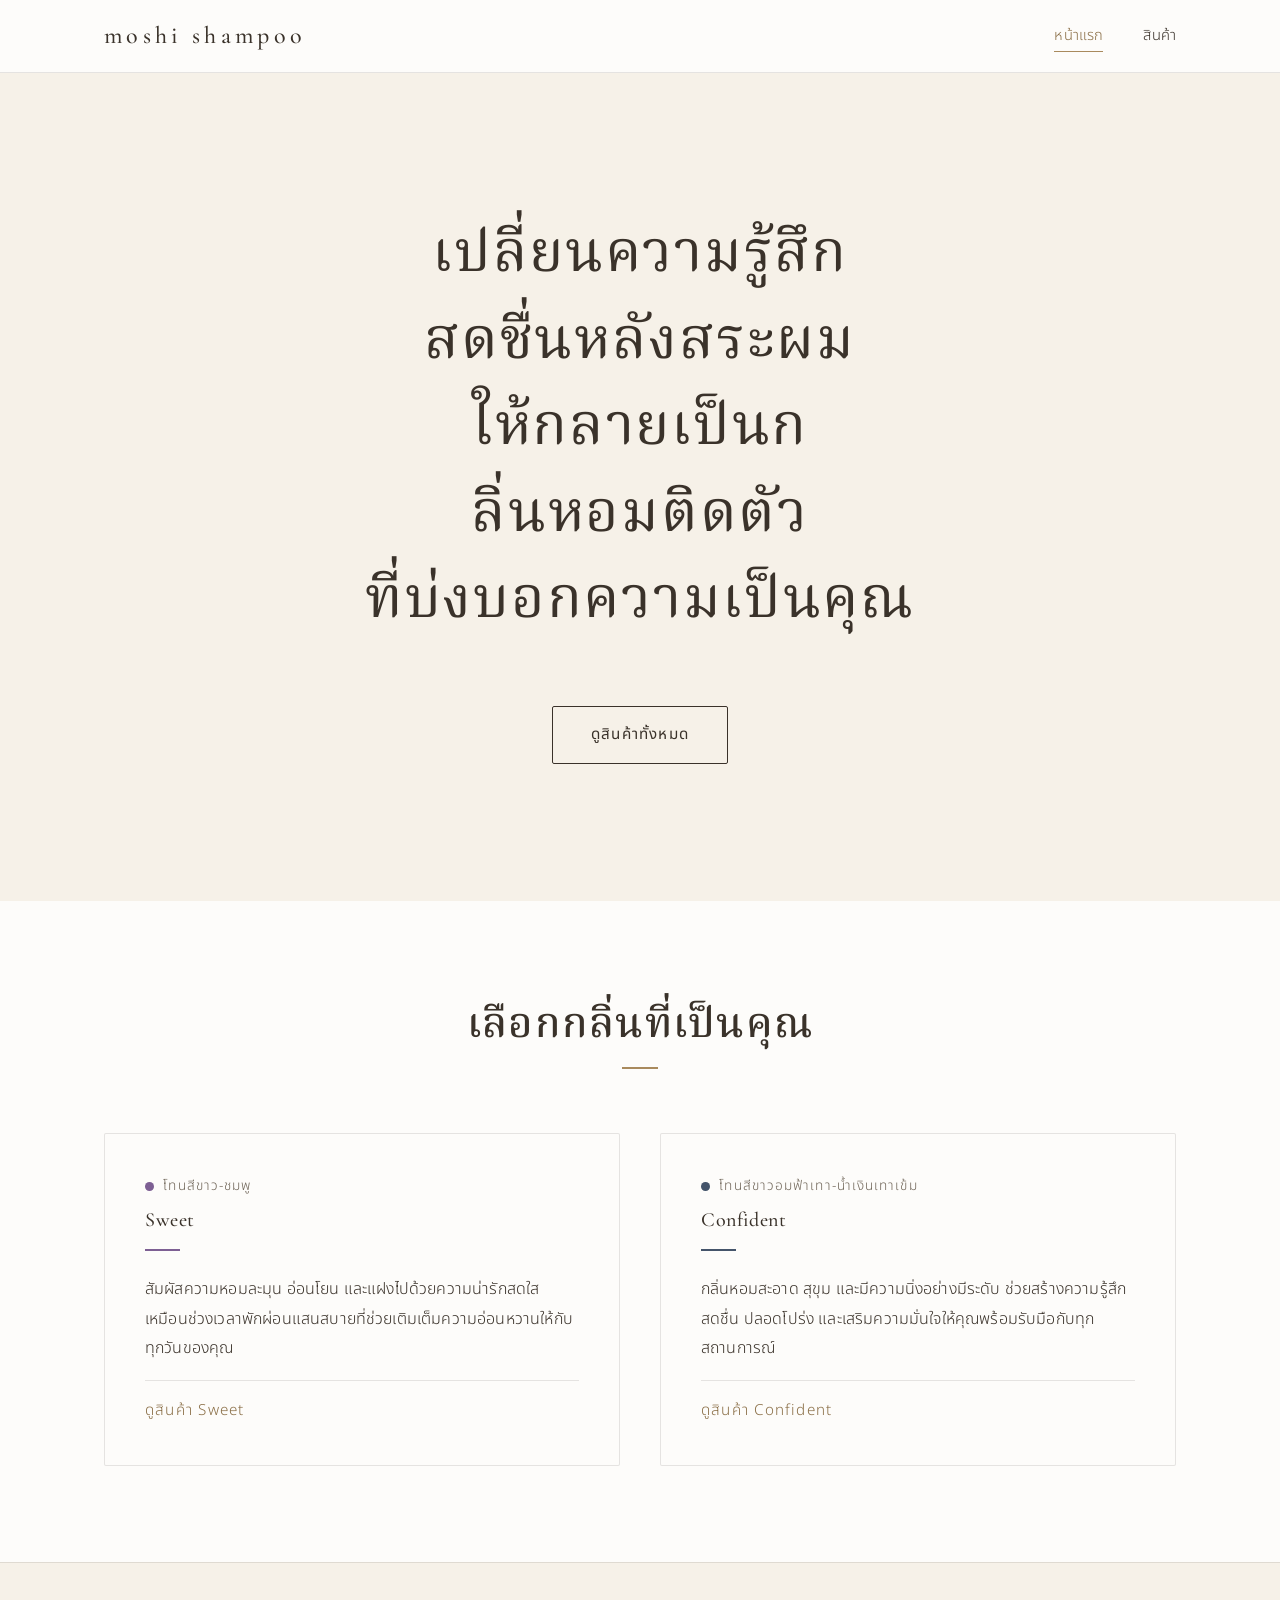
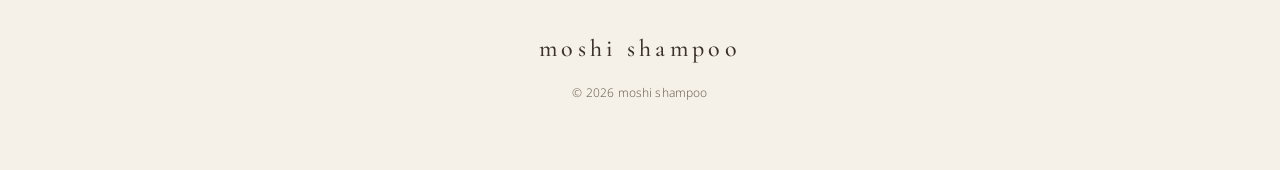
<file: index.html>
<!DOCTYPE html>
<html lang="th">
<head>
  <meta charset="UTF-8">
  <meta name="viewport" content="width=device-width, initial-scale=1">
  <title>moshi shampoo — แชมพูสระผมกลิ่นหอมติดตัว</title>
  <meta name="description" content="เปลี่ยนความรู้สึกสดชื่นหลังสระผม ให้กลายเป็นกลิ่นหอมติดตัวที่บ่งบอกความเป็นคุณ">
  <link rel="stylesheet" href="style.css">
  <style>
    /* เฉพาะหน้าแรก */
    .hero--full {
      display: flex;
      align-items: center;
      min-height: calc(100vh - 4.5rem);
      min-height: calc(100svh - 4.5rem);
      padding: var(--space-6) 0;
    }

    .hero--full h1 {
      max-width: 24ch;
      margin: 0 auto var(--space-4);
      font-size: clamp(2rem, 5vw, 3.6rem);
      line-height: 1.5;
      text-wrap: balance;
    }

    .hero-line {
      display: block;
    }

    .mood-card .product-card__body {
      padding: var(--space-4);
    }

    .mood-card__cta {
      color: var(--accent-deep);
      font-size: 0.95rem;
      letter-spacing: 0.08em;
    }
  </style>
</head>
<body>

  <header class="site-header">
    <div class="container">
      <a class="brand" href="index.html">moshi shampoo</a>
      <nav aria-label="เมนูหลัก">
        <ul class="nav">
          <li><a href="index.html" aria-current="page">หน้าแรก</a></li>
          <li><a href="product.html">สินค้า</a></li>
        </ul>
      </nav>
    </div>
  </header>

  <main>

    <section class="hero hero--full">
      <div class="container">
        <h1>
          <span class="hero-line">เปลี่ยนความรู้สึกสดชื่นหลังสระผม</span>
          <span class="hero-line">ให้กลายเป็นกลิ่นหอมติดตัว</span>
          <span class="hero-line">ที่บ่งบอกความเป็นคุณ</span>
        </h1>
        <a class="btn" href="product.html">ดูสินค้าทั้งหมด</a>
      </div>
    </section>

    <section class="section" id="moods" aria-labelledby="moods-title">
      <div class="container">
        <div class="section-head center">
          <h2 id="moods-title">เลือกกลิ่นที่เป็นคุณ</h2>
          <span class="mood-rule"></span>
        </div>

        <div class="grid grid--2">

          <a class="product-card mood-card mood-sweet" href="product.html?mood=sweet">
            <div class="product-card__body">
              <div class="product-card__mood">
                <span class="mood-dot"></span>โทนสีขาว-ชมพู
              </div>
              <h3 class="product-card__name">Sweet</h3>
              <span class="mood-rule"></span>
              <p>สัมผัสความหอมละมุน อ่อนโยน และแฝงไปด้วยความน่ารักสดใส เหมือนช่วงเวลาพักผ่อนแสนสบายที่ช่วยเติมเต็มความอ่อนหวานให้กับทุกวันของคุณ</p>
              <div class="product-card__footer">
                <span class="mood-card__cta">ดูสินค้า Sweet</span>
              </div>
            </div>
          </a>

          <a class="product-card mood-card mood-confident" href="product.html?mood=confident">
            <div class="product-card__body">
              <div class="product-card__mood">
                <span class="mood-dot"></span>โทนสีขาวอมฟ้าเทา-น้ำเงินเทาเข้ม
              </div>
              <h3 class="product-card__name">Confident</h3>
              <span class="mood-rule"></span>
              <p>กลิ่นหอมสะอาด สุขุม และมีความนิ่งอย่างมีระดับ ช่วยสร้างความรู้สึกสดชื่น ปลอดโปร่ง และเสริมความมั่นใจให้คุณพร้อมรับมือกับทุกสถานการณ์</p>
              <div class="product-card__footer">
                <span class="mood-card__cta">ดูสินค้า Confident</span>
              </div>
            </div>
          </a>

        </div>
      </div>
    </section>

  </main>

  <footer class="site-footer">
    <div class="container">
      <span class="brand">moshi shampoo</span>
      <small>© 2026 moshi shampoo</small>
    </div>
  </footer>

  <script src="script.js"></script>
</body>
</html>
</file>
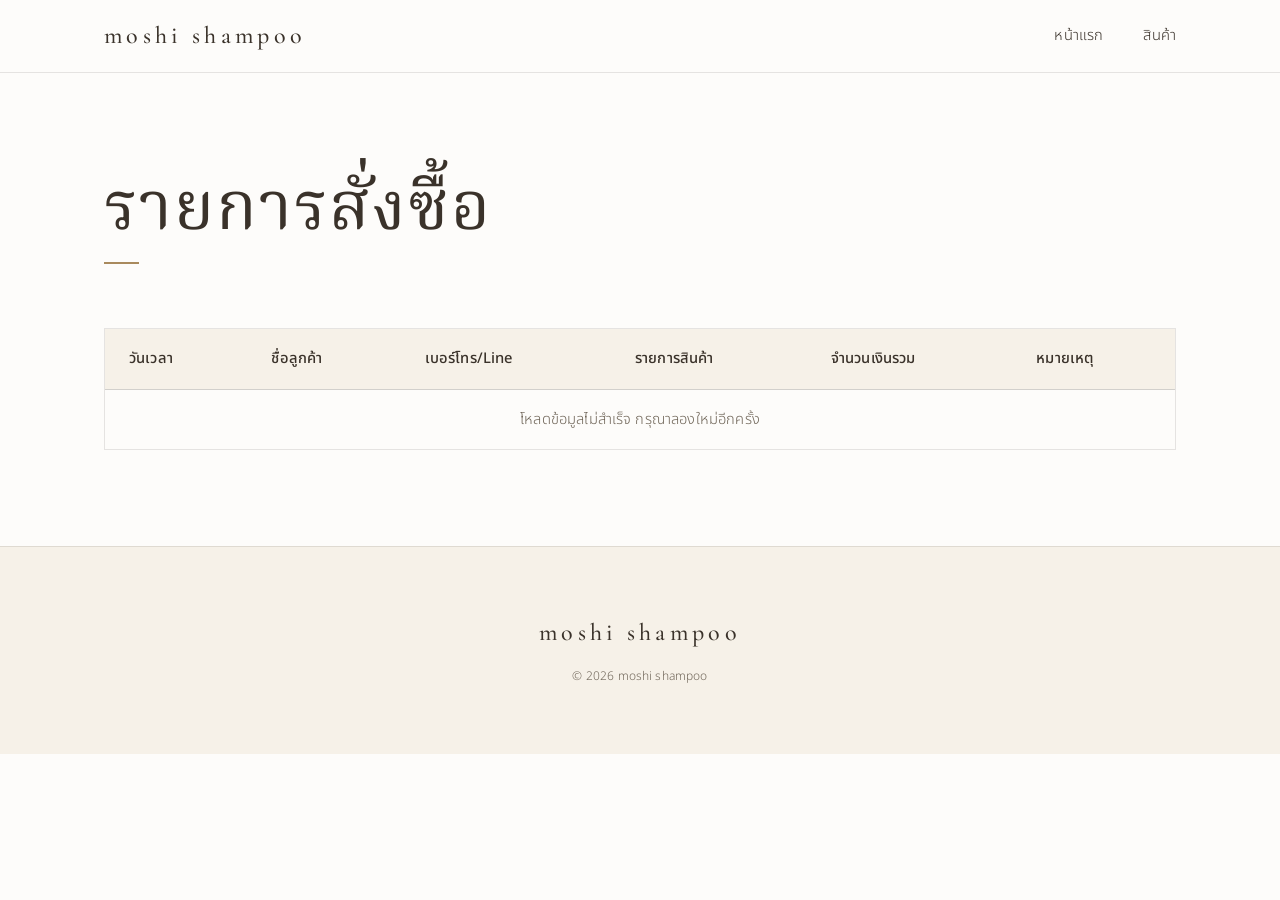
<file: admin.html>
<!DOCTYPE html>
<html lang="th">
<head>
  <meta charset="UTF-8">
  <meta name="viewport" content="width=device-width, initial-scale=1">
  <title>รายการสั่งซื้อ — moshi shampoo</title>
  <meta name="robots" content="noindex, nofollow">
  <link rel="stylesheet" href="style.css">
  <style>
    /* เฉพาะหน้า admin */
    .table-wrap {
      overflow-x: auto;
      border: var(--line-soft);
    }

    #ordersTable {
      width: 100%;
      min-width: 820px;
      border-collapse: collapse;
      font-size: 0.92rem;
    }

    #ordersTable th,
    #ordersTable td {
      padding: var(--space-2) var(--space-3);
      text-align: left;
      vertical-align: top;
      border-bottom: var(--line-soft);
    }

    #ordersTable thead th {
      border-bottom: var(--line);
      background: var(--cream);
      font-weight: 500;
      white-space: nowrap;
    }

    #ordersTable tbody tr:last-child td {
      border-bottom: 0;
    }

    #ordersTable tbody td:first-child {
      white-space: nowrap;
    }

    @media (max-width: 640px) {
      #ordersTable th,
      #ordersTable td {
        padding: var(--space-1) var(--space-2);
      }
    }
  </style>
</head>
<body>

  <header class="site-header">
    <div class="container">
      <a class="brand" href="index.html">moshi shampoo</a>
      <nav aria-label="เมนูหลัก">
        <ul class="nav">
          <li><a href="index.html">หน้าแรก</a></li>
          <li><a href="product.html">สินค้า</a></li>
        </ul>
      </nav>
    </div>
  </header>

  <main>
    <section class="section">
      <div class="container">

        <div class="section-head">
          <h1>รายการสั่งซื้อ</h1>
          <span class="mood-rule"></span>
        </div>

        <div class="table-wrap">
          <table id="ordersTable">
            <thead>
              <tr>
                <th scope="col">วันเวลา</th>
                <th scope="col">ชื่อลูกค้า</th>
                <th scope="col">เบอร์โทร/Line</th>
                <th scope="col">รายการสินค้า</th>
                <th scope="col">จำนวนเงินรวม</th>
                <th scope="col">หมายเหตุ</th>
              </tr>
            </thead>
            <tbody></tbody>
          </table>
        </div>

      </div>
    </section>
  </main>

  <footer class="site-footer">
    <div class="container">
      <span class="brand">moshi shampoo</span>
      <small>© 2026 moshi shampoo</small>
    </div>
  </footer>

  <script src="script.js"></script>
</body>
</html>
</file>
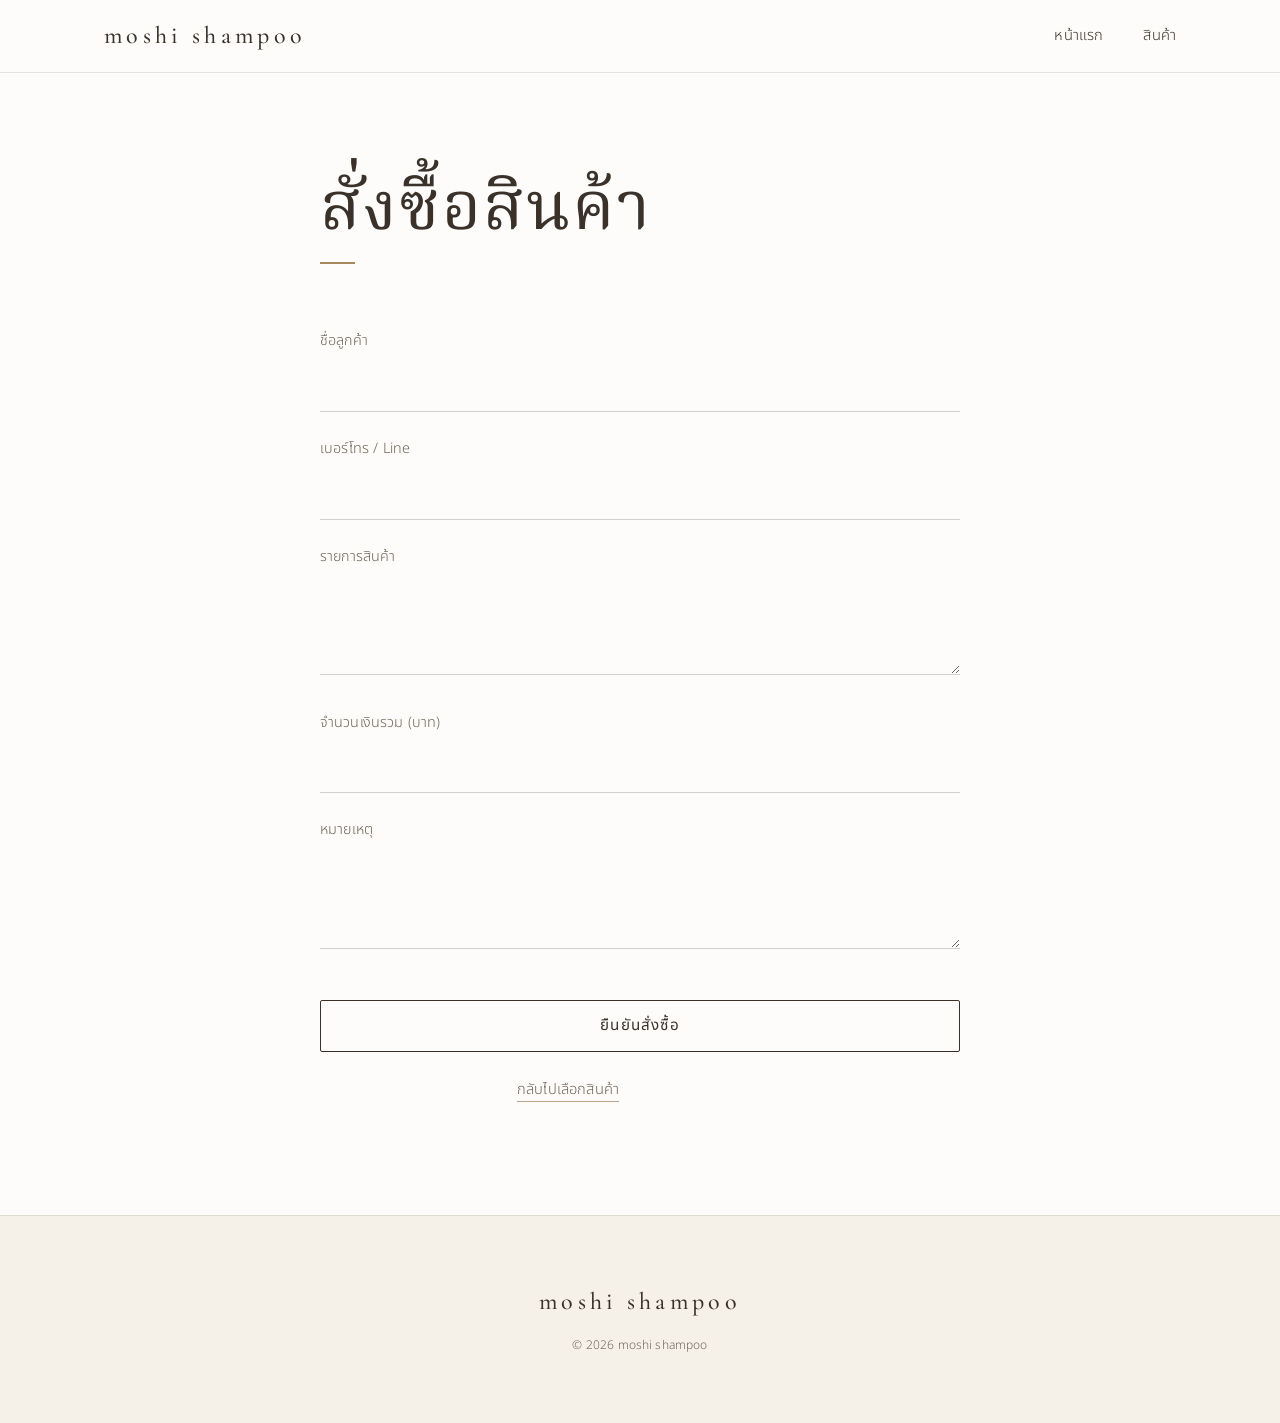
<file: order.html>
<!DOCTYPE html>
<html lang="th">
<head>
  <meta charset="UTF-8">
  <meta name="viewport" content="width=device-width, initial-scale=1">
  <title>สั่งซื้อสินค้า — moshi shampoo</title>
  <link rel="stylesheet" href="style.css">
  <style>
    /* เฉพาะหน้าสั่งซื้อ */
    .form-narrow {
      max-width: 640px;
      margin: 0 auto;
    }

    .form-actions {
      margin-top: var(--space-4);
    }

    .form-back {
      margin-top: var(--space-3);
      text-align: center;
      font-size: 0.92rem;
    }

    .form-back a {
      color: var(--ink-soft);
      border-bottom: 1px solid var(--beige-deep);
    }

    .form-back a:hover {
      color: var(--accent-deep);
      border-bottom-color: var(--accent);
    }
  </style>
</head>
<body>

  <header class="site-header">
    <div class="container">
      <a class="brand" href="index.html">moshi shampoo</a>
      <nav aria-label="เมนูหลัก">
        <ul class="nav">
          <li><a href="index.html">หน้าแรก</a></li>
          <li><a href="product.html">สินค้า</a></li>
        </ul>
      </nav>
    </div>
  </header>

  <main>
    <section class="section">
      <div class="container">
        <div class="form-narrow">

          <div class="section-head">
            <h1>สั่งซื้อสินค้า</h1>
            <span class="mood-rule"></span>
          </div>

          <form id="orderForm">

            <div class="form-field">
              <label for="customerName">ชื่อลูกค้า</label>
              <input type="text" id="customerName" name="customerName" autocomplete="name" required>
            </div>

            <div class="form-field">
              <label for="contact">เบอร์โทร / Line</label>
              <input type="text" id="contact" name="contact" autocomplete="off" required>
            </div>

            <div class="form-field">
              <label for="items">รายการสินค้า</label>
              <textarea id="items" name="items" rows="3" required></textarea>
            </div>

            <div class="form-field">
              <label for="total">จำนวนเงินรวม (บาท)</label>
              <input type="text" id="total" name="total" inputmode="decimal" required>
            </div>

            <div class="form-field">
              <label for="note">หมายเหตุ</label>
              <textarea id="note" name="note" rows="3"></textarea>
            </div>

            <div class="form-actions">
              <button type="submit" class="btn btn--block">ยืนยันสั่งซื้อ</button>
            </div>

          </form>

          <p class="form-back"><a href="product.html">กลับไปเลือกสินค้า</a></p>

        </div>
      </div>
    </section>
  </main>

  <footer class="site-footer">
    <div class="container">
      <span class="brand">moshi shampoo</span>
      <small>© 2026 moshi shampoo</small>
    </div>
  </footer>

  <script src="script.js"></script>
</body>
</html>
</file>
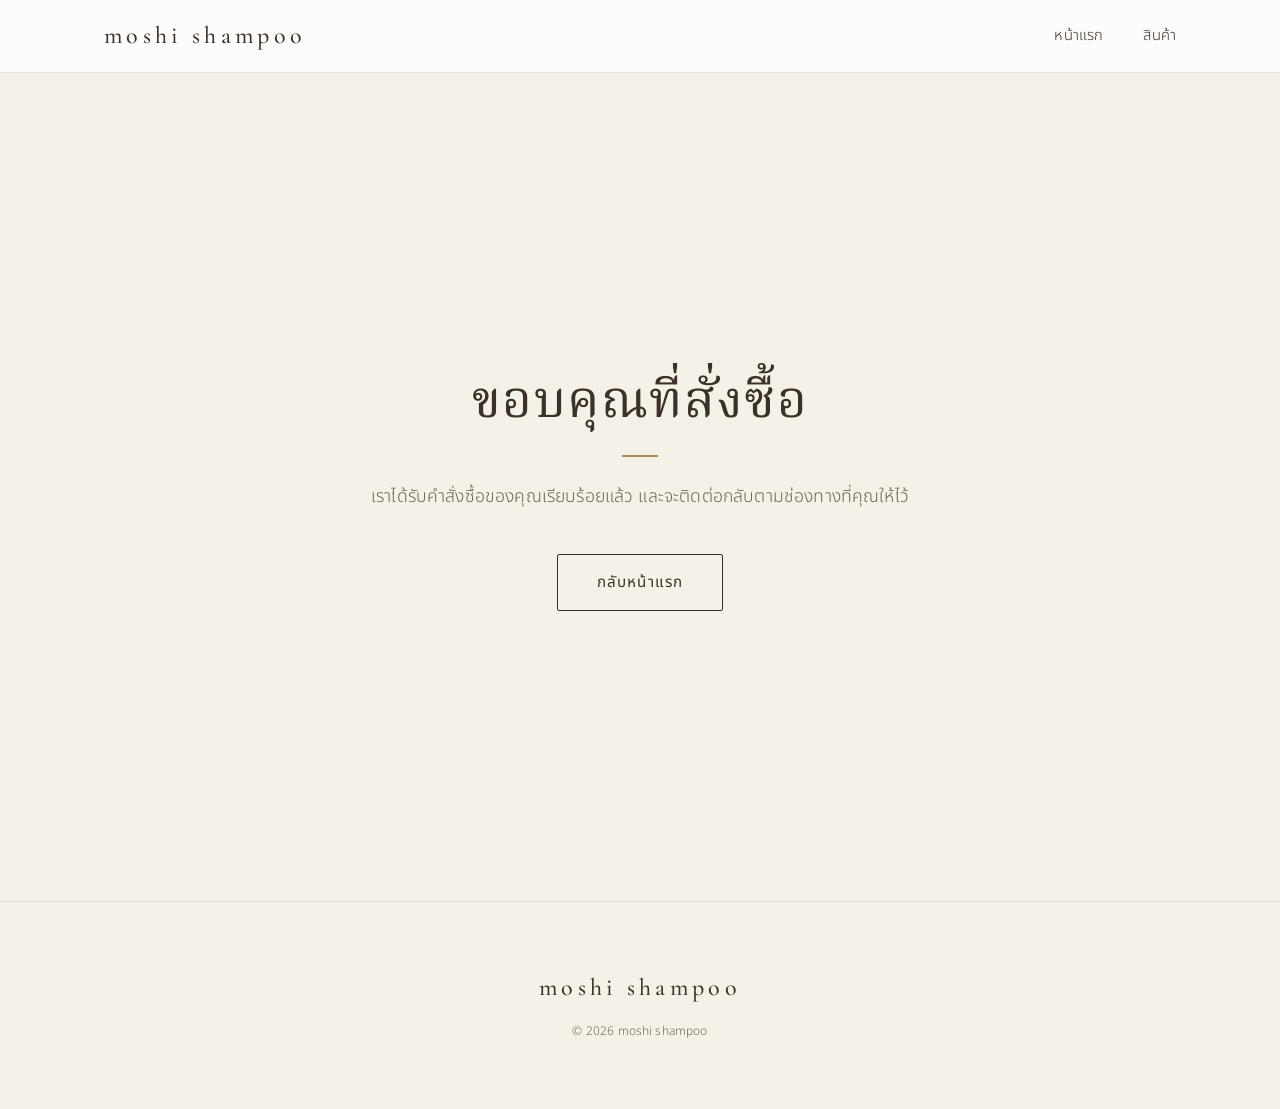
<file: thankyou.html>
<!DOCTYPE html>
<html lang="th">
<head>
  <meta charset="UTF-8">
  <meta name="viewport" content="width=device-width, initial-scale=1">
  <title>ขอบคุณที่สั่งซื้อ — moshi shampoo</title>
  <meta name="robots" content="noindex">
  <link rel="stylesheet" href="style.css">
  <style>
    /* เฉพาะหน้าขอบคุณ */
    .thanks {
      display: flex;
      align-items: center;
      min-height: calc(100vh - 4.5rem);
      min-height: calc(100svh - 4.5rem);
      padding: var(--space-6) 0;
    }

    .thanks h1 {
      font-size: clamp(2rem, 5vw, 3.2rem);
      line-height: 1.5;
    }

    .thanks .container {
      width: 100%;
    }
  </style>
</head>
<body>

  <header class="site-header">
    <div class="container">
      <a class="brand" href="index.html">moshi shampoo</a>
      <nav aria-label="เมนูหลัก">
        <ul class="nav">
          <li><a href="index.html">หน้าแรก</a></li>
          <li><a href="product.html">สินค้า</a></li>
        </ul>
      </nav>
    </div>
  </header>

  <main>
    <section class="hero thanks">
      <div class="container">
        <h1>ขอบคุณที่สั่งซื้อ</h1>
        <span class="mood-rule" style="margin-left:auto;margin-right:auto;"></span>
        <p class="lead">เราได้รับคำสั่งซื้อของคุณเรียบร้อยแล้ว และจะติดต่อกลับตามช่องทางที่คุณให้ไว้</p>
        <a class="btn" href="index.html">กลับหน้าแรก</a>
      </div>
    </section>
  </main>

  <footer class="site-footer">
    <div class="container">
      <span class="brand">moshi shampoo</span>
      <small>© 2026 moshi shampoo</small>
    </div>
  </footer>

</body>
</html>
</file>
<file: style.css>
/* ==========================================================
   moshi shampoo — shared theme
   โทนพรีเมียม มินิมอล: ขาว / ครีม / เบจเข้ม + สีทองบรอนซ์อ่อน
   ========================================================== */

@import url("https://fonts.googleapis.com/css2?family=Cormorant+Garamond:ital,wght@0,400;0,500;0,600;1,400&family=Noto+Serif+Thai:wght@300;400;500&family=Noto+Sans+Thai:wght@300;400;500&display=swap");

/* ---------- Design tokens ---------- */
:root {
  /* พื้นหลังและตัวอักษร */
  --white: #fdfcfa;
  --cream: #f6f1e8;
  --beige: #e6dccb;
  --beige-deep: #b9a687;
  --ink: #3a322a;          /* น้ำตาลเข้มนุ่ม ใช้แทนสีดำ */
  --ink-soft: #6f6558;

  /* สีเน้น: ทอง/บรอนซ์อ่อน */
  --accent: #a98a5d;
  --accent-deep: #8a6e46;

  /* สีประจำ mood (แตะเป็นจุดเล็กๆ เท่านั้น) */
  --mood-fresh: #3f5a46;       /* เขียวเข้ม */
  --mood-sweet: #7d5f93;       /* ม่วงกลาง */
  --mood-confident: #44546a;   /* น้ำเงินเทาเข้ม */
  --mood-romance: #c98a8a;     /* แดงอ่อน */

  /* เส้นขอบบางๆ */
  --line: 1px solid rgba(58, 50, 42, 0.22);
  --line-soft: 1px solid rgba(58, 50, 42, 0.12);

  /* ฟอนต์ */
  --font-display: "Cormorant Garamond", "Noto Serif Thai", Georgia, "Times New Roman", serif;
  --font-body: "Noto Sans Thai", "Helvetica Neue", Arial, sans-serif;
  --font-serif-th: "Cormorant Garamond", "Noto Serif Thai", Georgia, serif;

  /* ระยะห่าง */
  --space-1: 0.5rem;
  --space-2: 1rem;
  --space-3: 1.5rem;
  --space-4: 2.5rem;
  --space-5: 4rem;
  --space-6: 6rem;
  --space-7: 9rem;

  --container: 1120px;
  --radius: 2px;
}

/* ---------- Reset / base ---------- */
*,
*::before,
*::after {
  box-sizing: border-box;
}

html {
  scroll-behavior: smooth;
  -webkit-text-size-adjust: 100%;
}

body {
  margin: 0;
  background: var(--white);
  color: var(--ink);
  font-family: var(--font-body);
  font-weight: 300;
  font-size: 1rem;
  line-height: 1.85;
  letter-spacing: 0.01em;
  -webkit-font-smoothing: antialiased;
}

img {
  display: block;
  max-width: 100%;
  height: auto;
}

a {
  color: inherit;
  text-decoration: none;
}

p {
  margin: 0 0 var(--space-2);
  max-width: 62ch;
}

:focus-visible {
  outline: 1px solid var(--accent-deep);
  outline-offset: 4px;
}

::selection {
  background: var(--beige);
  color: var(--ink);
}

/* ---------- Typography ---------- */
h1,
h2,
h3,
h4 {
  margin: 0 0 var(--space-2);
  font-family: var(--font-display);
  font-weight: 500;
  line-height: 1.3;
  letter-spacing: 0.03em;
  color: var(--ink);
}

h1 { font-size: clamp(2.4rem, 6vw, 4.2rem); font-weight: 400; line-height: 1.15; }
h2 { font-size: clamp(1.8rem, 3.6vw, 2.6rem); }
h3 { font-size: 1.4rem; }
h4 { font-size: 1.1rem; }

.lead {
  font-size: 1.1rem;
  color: var(--ink-soft);
}

.muted {
  color: var(--ink-soft);
}

.brand {
  font-family: var(--font-display);
  font-size: 1.5rem;
  font-weight: 500;
  letter-spacing: 0.18em;
}

/* ---------- Layout ---------- */
.container {
  width: 100%;
  max-width: var(--container);
  margin: 0 auto;
  padding: 0 var(--space-3);
}

.section {
  padding: var(--space-6) 0;
}

.section--cream {
  background: var(--cream);
}

.section--divided {
  border-top: var(--line-soft);
}

.section-head {
  margin-bottom: var(--space-5);
}

.section-head.center {
  text-align: center;
}

.section-head.center p {
  margin-left: auto;
  margin-right: auto;
}

.stack > * + * {
  margin-top: var(--space-3);
}

.grid {
  display: grid;
  gap: var(--space-4);
}

.grid--2 { grid-template-columns: repeat(2, 1fr); }
.grid--3 { grid-template-columns: repeat(3, 1fr); }
.grid--4 { grid-template-columns: repeat(4, 1fr); }

.split {
  display: grid;
  grid-template-columns: 1fr 1fr;
  gap: var(--space-5);
  align-items: center;
}

/* ---------- Header / nav ---------- */
.site-header {
  position: sticky;
  top: 0;
  z-index: 20;
  background: rgba(253, 252, 250, 0.94);
  backdrop-filter: blur(6px);
  border-bottom: var(--line-soft);
}

.site-header .container {
  display: flex;
  align-items: center;
  justify-content: space-between;
  gap: var(--space-3);
  min-height: 4.5rem;
}

.nav {
  display: flex;
  align-items: center;
  gap: var(--space-4);
  list-style: none;
  margin: 0;
  padding: 0;
  font-size: 0.92rem;
}

.nav a {
  padding: 0.25rem 0;
  border-bottom: 1px solid transparent;
  transition: border-color 0.25s ease, color 0.25s ease;
}

.nav a:hover,
.nav a[aria-current="page"] {
  color: var(--accent-deep);
  border-bottom-color: var(--accent);
}

/* ---------- Hero ---------- */
.hero {
  padding: var(--space-7) 0 var(--space-6);
  background: var(--cream);
  text-align: center;
}

.hero p {
  margin-left: auto;
  margin-right: auto;
}

.hero .btn {
  margin-top: var(--space-3);
}

/* ---------- Buttons ---------- */
.btn {
  display: inline-block;
  padding: 0.85rem 2.4rem;
  border: 1px solid var(--ink);
  border-radius: var(--radius);
  background: transparent;
  color: var(--ink);
  font-family: var(--font-body);
  font-size: 0.95rem;
  font-weight: 400;
  letter-spacing: 0.08em;
  cursor: pointer;
  transition: background 0.25s ease, color 0.25s ease, border-color 0.25s ease;
}

.btn:hover {
  background: var(--ink);
  color: var(--cream);
}

.btn--accent {
  border-color: var(--accent);
  color: var(--accent-deep);
}

.btn--accent:hover {
  background: var(--accent);
  border-color: var(--accent);
  color: var(--white);
}

.btn--block {
  display: block;
  width: 100%;
  text-align: center;
}

.btn:disabled {
  opacity: 0.45;
  cursor: not-allowed;
}

/* ---------- Mood accents ---------- */
/* ตั้งค่า --mood ให้ element แล้วลูกๆ จะใช้สีนั้นเป็นจุดเล็กๆ */
.mood-fresh     { --mood: var(--mood-fresh); }
.mood-sweet     { --mood: var(--mood-sweet); }
.mood-confident { --mood: var(--mood-confident); }
.mood-romance   { --mood: var(--mood-romance); }

/* จุดกลมเล็กๆ ใช้เป็นไอคอน/ตัวบอก mood */
.mood-dot {
  display: inline-block;
  width: 0.55rem;
  height: 0.55rem;
  border-radius: 50%;
  background: var(--mood, var(--accent));
  vertical-align: middle;
  margin-right: 0.6rem;
}

/* เส้นสั้นๆ ใต้หัวข้อ */
.mood-rule {
  display: block;
  width: 2.2rem;
  height: 2px;
  margin: var(--space-2) 0 var(--space-3);
  background: var(--mood, var(--accent));
}

.center .mood-rule {
  margin-left: auto;
  margin-right: auto;
}

/* ---------- Product card ---------- */
.product-card {
  display: flex;
  flex-direction: column;
  background: var(--white);
  border: var(--line-soft);
  border-radius: var(--radius);
  transition: border-color 0.25s ease;
}

.product-card:hover {
  border-color: var(--accent);
}

.product-card__image {
  aspect-ratio: 4 / 5;
  background: var(--cream);
  overflow: hidden;
}

.product-card__image img {
  width: 100%;
  height: 100%;
  object-fit: cover;
}

.product-card__body {
  display: flex;
  flex: 1;
  flex-direction: column;
  padding: var(--space-3);
}

.product-card__mood {
  font-size: 0.85rem;
  color: var(--ink-soft);
  letter-spacing: 0.08em;
}

.product-card__name {
  margin: var(--space-1) 0 0;
  font-size: 1.25rem;
}

.product-card__size {
  font-size: 0.9rem;
  color: var(--ink-soft);
}

.product-card__desc {
  margin: var(--space-2) 0;
  font-size: 0.92rem;
  color: var(--ink-soft);
}

.product-card__footer {
  display: flex;
  align-items: center;
  justify-content: space-between;
  gap: var(--space-2);
  margin-top: auto;
  padding-top: var(--space-2);
  border-top: var(--line-soft);
}

.price {
  font-family: var(--font-display);
  font-size: 1.5rem;
  font-weight: 500;
  color: var(--accent-deep);
  letter-spacing: 0.04em;
}

/* ---------- Forms (ฟอร์มสั่งซื้อ) ---------- */
.form-field {
  margin-bottom: var(--space-3);
}

label {
  display: block;
  margin-bottom: 0.4rem;
  font-size: 0.9rem;
  color: var(--ink-soft);
}

input,
select,
textarea {
  width: 100%;
  padding: 0.8rem 0;
  border: 0;
  border-bottom: var(--line);
  border-radius: 0;
  background: transparent;
  color: var(--ink);
  font-family: var(--font-body);
  font-size: 1rem;
  font-weight: 300;
  transition: border-color 0.25s ease;
}

textarea {
  min-height: 6rem;
  resize: vertical;
}

input:focus,
select:focus,
textarea:focus {
  outline: none;
  border-bottom-color: var(--accent-deep);
}

::placeholder {
  color: var(--beige-deep);
}

/* ---------- Order summary ---------- */
.summary {
  padding: var(--space-4);
  border: var(--line-soft);
  background: var(--cream);
}

.summary-row {
  display: flex;
  justify-content: space-between;
  gap: var(--space-2);
  padding: var(--space-1) 0;
  border-bottom: var(--line-soft);
}

.summary-row--total {
  border-bottom: 0;
  padding-top: var(--space-2);
  font-family: var(--font-display);
  font-size: 1.3rem;
}

/* ---------- Notices ---------- */
.notice {
  padding: var(--space-2) var(--space-3);
  border: var(--line-soft);
  border-left: 2px solid var(--accent);
  background: var(--cream);
  font-size: 0.95rem;
}

/* ---------- Divider ---------- */
.divider {
  height: 1px;
  margin: var(--space-5) 0;
  border: 0;
  background: rgba(58, 50, 42, 0.14);
}

/* ---------- Footer ---------- */
.site-footer {
  padding: var(--space-5) 0;
  border-top: var(--line-soft);
  background: var(--cream);
  color: var(--ink-soft);
  font-size: 0.9rem;
  text-align: center;
}

.site-footer .brand {
  display: block;
  margin-bottom: var(--space-1);
  color: var(--ink);
}

/* ---------- Utilities ---------- */
.center { text-align: center; }
.mt-0 { margin-top: 0; }
.mb-0 { margin-bottom: 0; }
.visually-hidden {
  position: absolute;
  width: 1px;
  height: 1px;
  overflow: hidden;
  clip: rect(0 0 0 0);
  white-space: nowrap;
}

/* ---------- Responsive ---------- */
@media (max-width: 960px) {
  .grid--4 { grid-template-columns: repeat(2, 1fr); }
  .grid--3 { grid-template-columns: repeat(2, 1fr); }
  .split { grid-template-columns: 1fr; gap: var(--space-4); }
}

@media (max-width: 640px) {
  :root {
    --space-5: 3rem;
    --space-6: 4.5rem;
    --space-7: 6rem;
  }

  body { line-height: 1.8; }

  .container { padding: 0 var(--space-2); }

  .grid--2,
  .grid--3,
  .grid--4 { grid-template-columns: 1fr; gap: var(--space-4); }

  .site-header .container {
    flex-direction: column;
    justify-content: center;
    gap: var(--space-1);
    padding-top: var(--space-2);
    padding-bottom: var(--space-2);
  }

  .nav { gap: var(--space-3); font-size: 0.88rem; }

  .btn { padding: 0.85rem 1.8rem; }

  .product-card__footer { flex-wrap: wrap; }

  .summary { padding: var(--space-3); }
}

@media (prefers-reduced-motion: reduce) {
  html { scroll-behavior: auto; }
  * { transition: none !important; }
}
</file>
